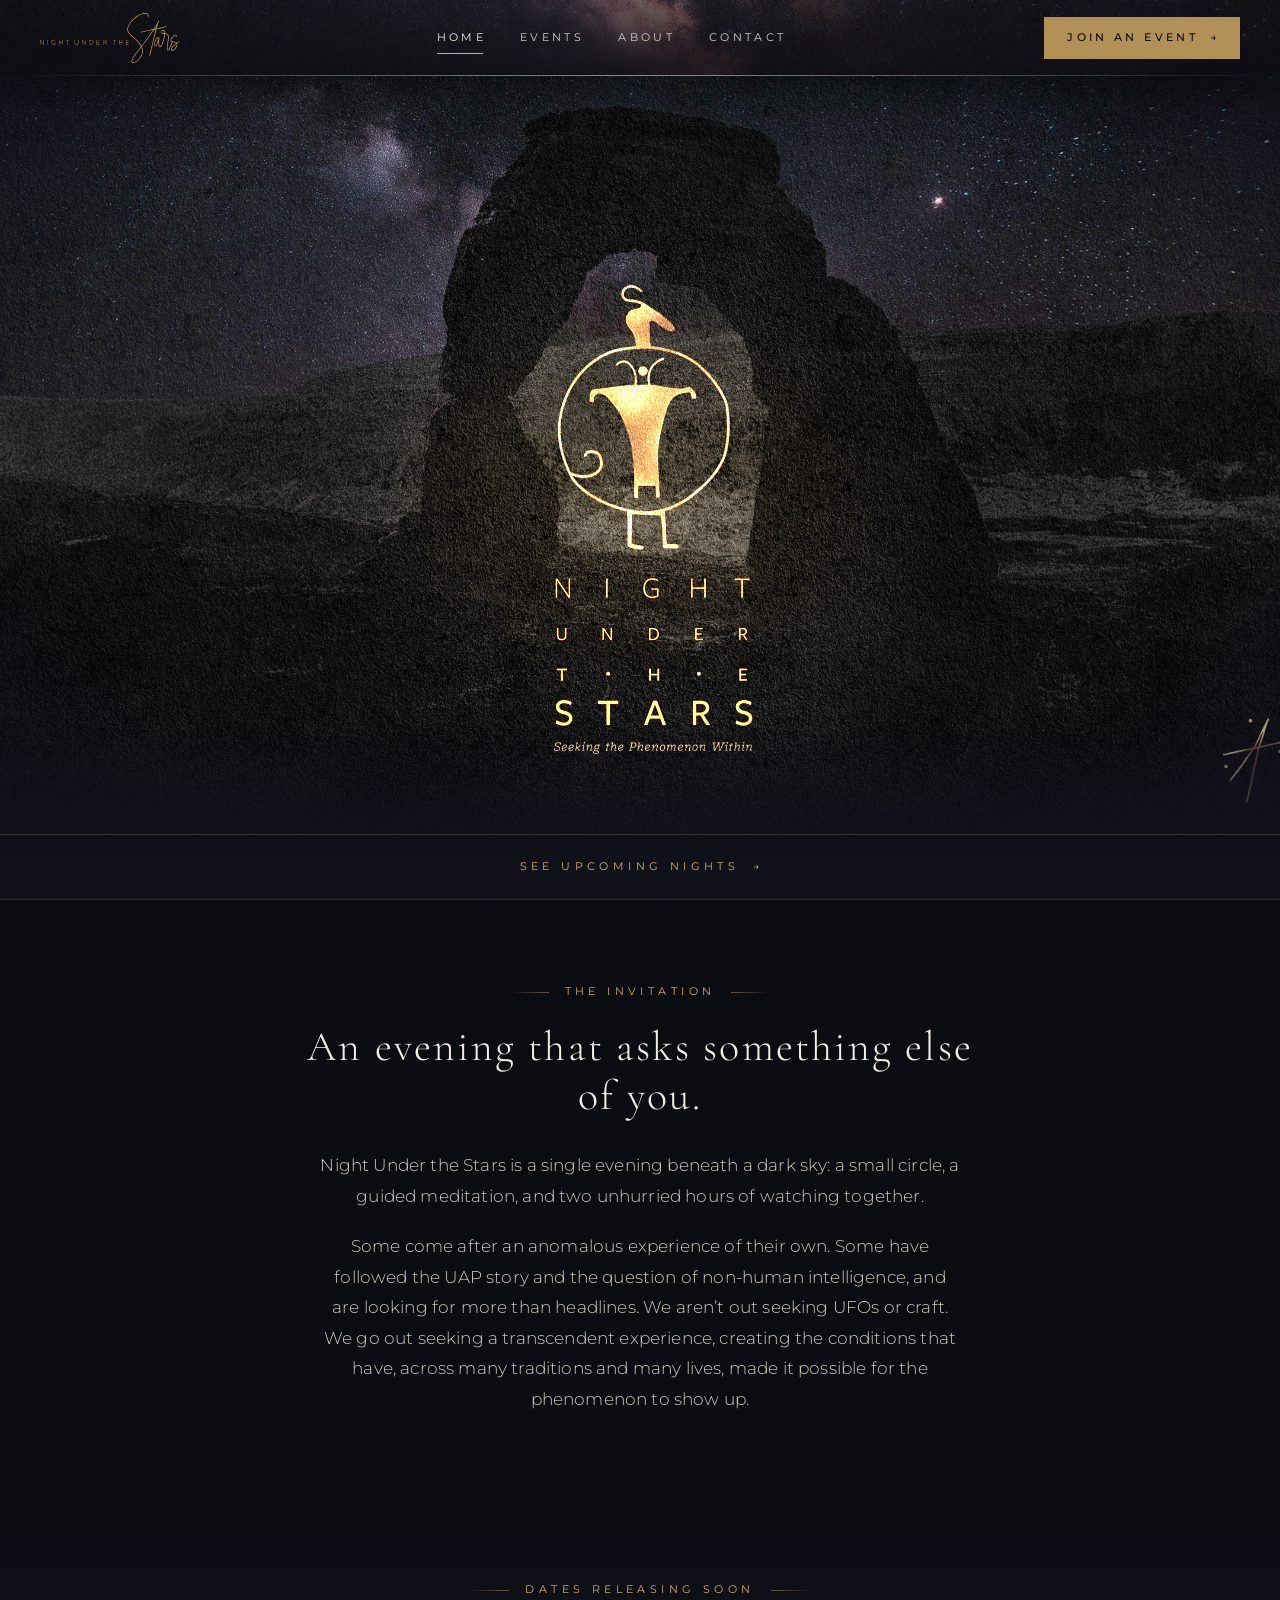
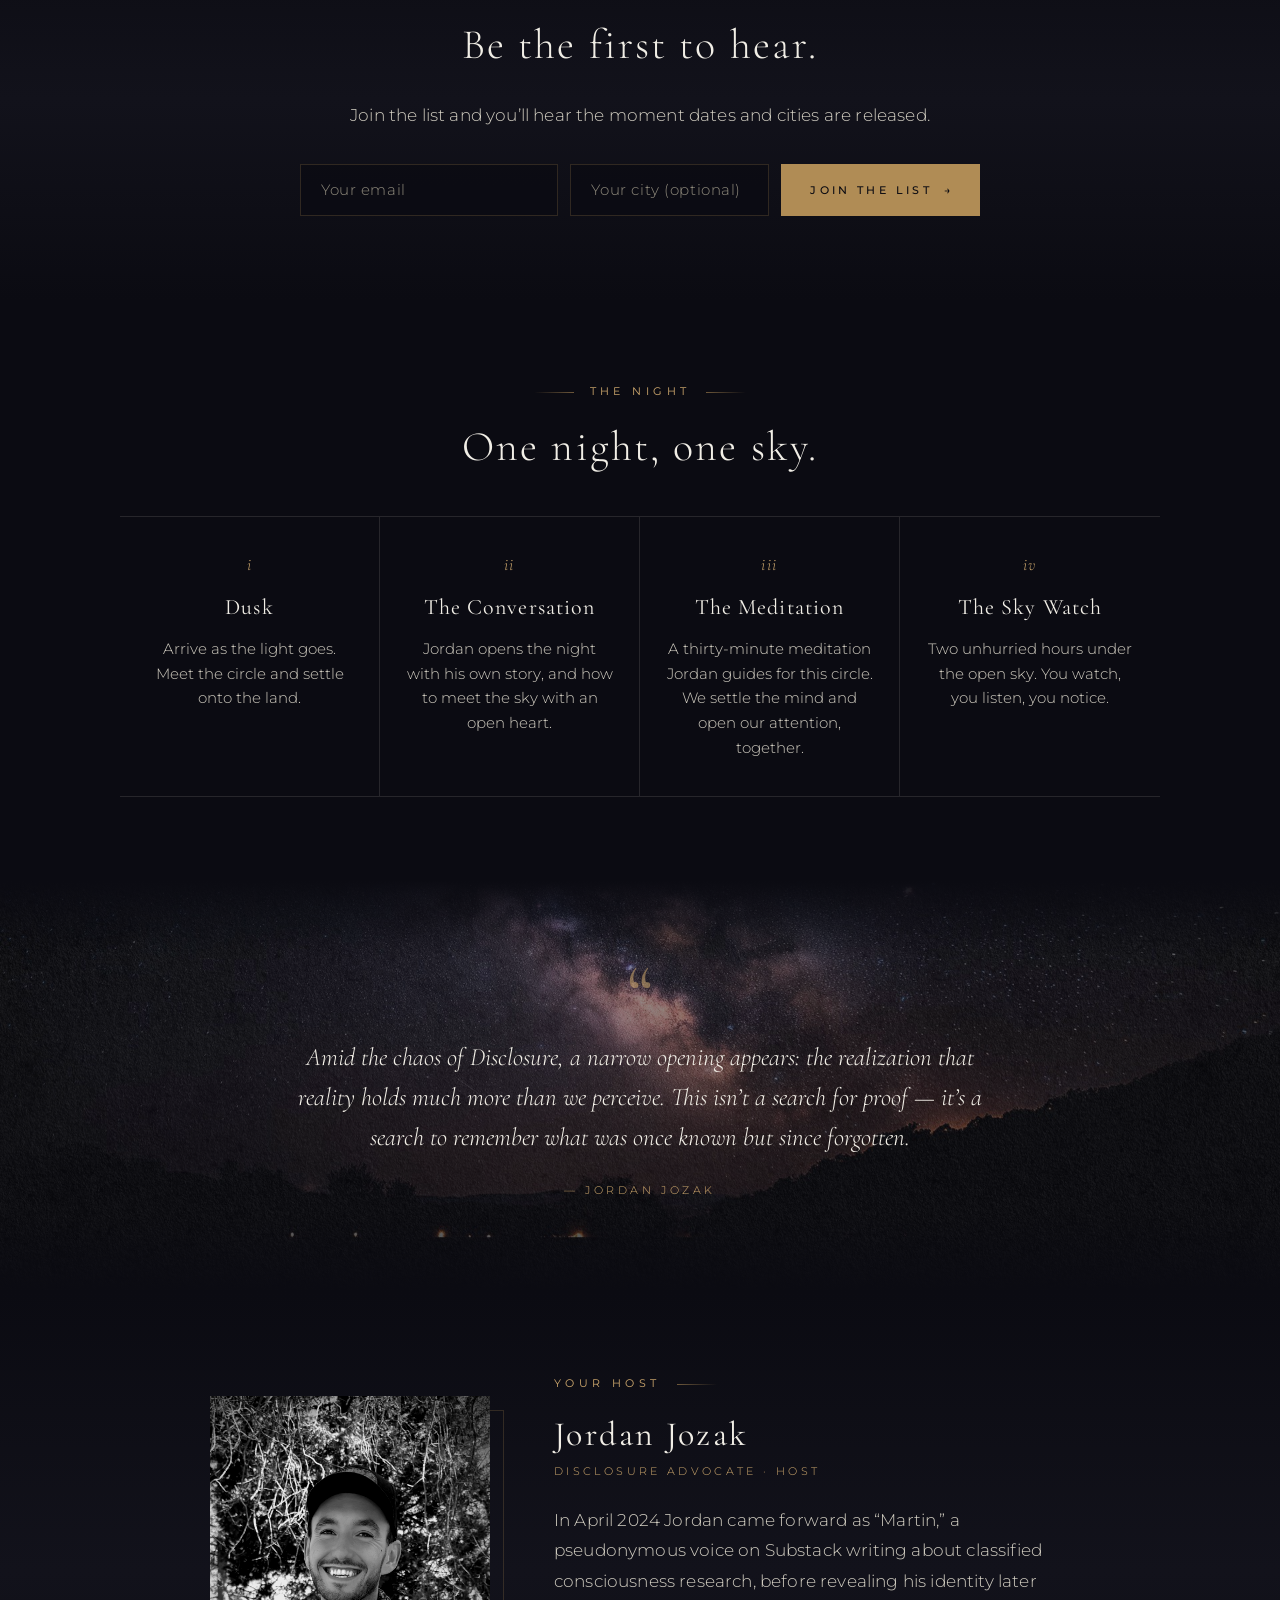
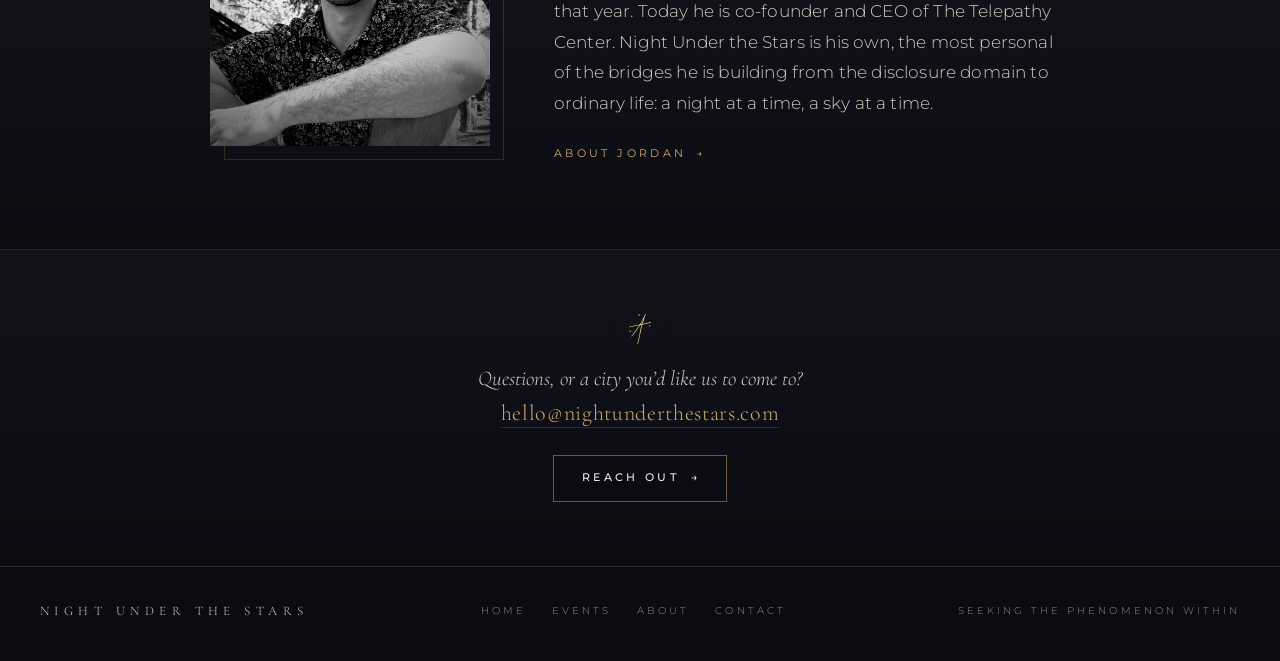
<file: index.html>
<!DOCTYPE html>
<html lang="en" class="no-js">
<head>
<meta charset="UTF-8" />
<meta name="viewport" content="width=device-width, initial-scale=1.0" />
<title>Night Under the Stars — Contact Meditation &amp; Sky Watch Nights with Jordan Jozak</title>
<meta name="description" content="Single nights under dark skies with Jordan Jozak: a guided meditation and two hours of sky watch. An experience-first way into the UFO, UAP and NHI conversation." />
<link rel="canonical" href="https://nightunderthestars.com/" />
<meta property="og:title" content="Night Under the Stars — Contact Meditation &amp; Sky Watch Nights with Jordan Jozak" />
<meta property="og:description" content="Single nights under dark skies with Jordan Jozak: a guided meditation and two hours of sky watch. An experience-first way into the UFO, UAP and NHI conversation." />
<meta property="og:image" content="https://nightunderthestars.com/assets/img/hero.jpg" />
<meta property="og:url" content="https://nightunderthestars.com/" />
<meta property="og:type" content="website" />
<meta name="twitter:card" content="summary_large_image" />
<meta name="robots" content="index,follow" />
<script>document.documentElement.className = 'js';</script>
<link rel="icon" type="image/svg+xml" href="/assets/logo/star.svg" />
<link rel="preconnect" href="https://fonts.googleapis.com" />
<link rel="preconnect" href="https://fonts.gstatic.com" crossorigin />
<link href="https://fonts.googleapis.com/css2?family=Cormorant+Garamond:ital,wght@0,300;0,400;0,500;1,300;1,400&family=Montserrat:wght@200;300;400;500&display=swap" rel="stylesheet" />
<link rel="stylesheet" href="/assets/css/site.css" />
</head>
<body>

<div class="starfield" id="starfield" aria-hidden="true"></div>

<header class="site-header">
  <a class="brand" href="/" aria-label="Night Under the Stars, home">
    <img src="/assets/logo/nuts-horiz.svg" alt="Night Under the Stars" />
  </a>
  <nav class="site-nav" aria-label="Main">
    <a href="/" aria-current="page">Home</a>
    <a href="/events/">Events</a>
    <a href="/about/">About</a>
    <a href="/contact/">Contact</a>
  </nav>
  <a class="btn btn-gold header-cta" href="/events/">Join an Event <span class="arrow" aria-hidden="true">&rarr;</span></a>
</header>

<main>

<section class="hero" id="top">
  <div class="hero-bg"></div>
  <h1 class="visually-hidden">Night Under the Stars &mdash; Seeking the Phenomenon Within</h1>
</section>

<a class="cta-band" href="/events/">See Upcoming Nights <span class="arrow" aria-hidden="true">&rarr;</span></a>

<section class="section">
  <div class="wrap narrow reveal">
    <div class="eyebrow">The Invitation</div>
    <h2>An evening that asks something else of you.</h2>
    <div class="prose center" style="text-align:center">
      <p>
        Night Under the Stars is a single evening beneath a dark sky: a small circle, a guided meditation, and two unhurried hours of watching together.
      </p>
      <p>
        Some come after an anomalous experience of their own. Some have followed the UAP story and the question of non-human intelligence, and are looking for more than headlines. We aren&rsquo;t out seeking UFOs or craft. We go out seeking a transcendent experience, creating the conditions that have, across many traditions and many lives, made it possible for the phenomenon to show up.
      </p>
    </div>
  </div>
</section>

<section class="section soft" id="hear">
  <div class="wrap narrow reveal">
    <div class="eyebrow">Dates Releasing Soon</div>
    <h2>Be the first to hear.</h2>
    <div class="prose center" style="text-align:center">
      <p>Join the list and you&rsquo;ll hear the moment dates and cities are released.</p>
    </div>
    <form class="signup" name="upcoming-nights" method="POST" action="/on-the-list.html" data-netlify="true" netlify-honeypot="bot-field">
      <p hidden><label>Don&rsquo;t fill this out: <input name="bot-field" /></label></p>
      <label class="visually-hidden" for="h-email">Your email</label>
      <input class="input" id="h-email" type="email" name="email" placeholder="Your email" autocomplete="email" required />
      <label class="visually-hidden" for="h-city">Your city (optional)</label>
      <input class="input" id="h-city" type="text" name="city" placeholder="Your city (optional)" autocomplete="address-level2" />
      <button class="btn btn-gold" type="submit">Join the List <span class="arrow" aria-hidden="true">&rarr;</span></button>
    </form>
  </div>
</section>

<section class="section">
  <div class="wrap reveal">
    <div class="eyebrow">The Night</div>
    <h2>One night, one sky.</h2>
    <div class="steps">
      <div class="step">
        <div class="step-num">i</div>
        <div class="step-title">Dusk</div>
        <div class="step-body">Arrive as the light goes. Meet the circle and settle onto the land.</div>
      </div>
      <div class="step">
        <div class="step-num">ii</div>
        <div class="step-title">The Conversation</div>
        <div class="step-body">Jordan opens the night with his own story, and how to meet the sky with an open heart.</div>
      </div>
      <div class="step">
        <div class="step-num">iii</div>
        <div class="step-title">The Meditation</div>
        <div class="step-body">A thirty-minute meditation Jordan guides for this circle. We settle the mind and open our attention, together.</div>
      </div>
      <div class="step">
        <div class="step-num">iv</div>
        <div class="step-title">The Sky Watch</div>
        <div class="step-body">Two unhurried hours under the open sky. You watch, you listen, you notice.</div>
      </div>
    </div>
  </div>
</section>

<section class="quote-band reveal">
  <div class="mark" aria-hidden="true">&ldquo;</div>
  <blockquote>
    Amid the chaos of Disclosure, a narrow opening appears: the realization that reality holds <em>much</em> more than we perceive. This isn&rsquo;t a search for proof &mdash; it&rsquo;s a search to remember what was once known but since forgotten.
    <cite>&mdash; Jordan Jozak</cite>
  </blockquote>
</section>

<section class="section tight" data-nights-section hidden>
  <div class="wrap reveal">
    <div class="eyebrow">The Calendar</div>
    <h2>Upcoming nights.</h2>
    <div class="nights-card" data-nights data-limit="3">
      <!-- Filled from /assets/js/nights.js. With no upcoming nights, this whole section stays hidden. -->
      <div class="nights-list"></div>
    </div>
    <div class="section-cta">
      <a class="text-link" href="/events/">All Nights &amp; Cities <span class="arrow" aria-hidden="true">&rarr;</span></a>
    </div>
  </div>
</section>

<section class="section soft">
  <div class="wrap reveal">
    <div class="host teaser">
      <div class="host-photo">
        <img src="/assets/img/jordan.jpg" alt="Jordan Jozak" width="1039" height="1300" loading="lazy" />
      </div>
      <div>
        <div class="eyebrow left">Your Host</div>
        <div class="host-name">Jordan Jozak</div>
        <div class="host-role">Disclosure Advocate &middot; Host</div>
        <div class="prose">
          <p>
            In April 2024 Jordan came forward as &ldquo;Martin,&rdquo; a pseudonymous voice on Substack writing about classified consciousness research, before revealing his identity later that year. Today he is co-founder and CEO of The Telepathy Center. Night Under the Stars is his own, the most personal of the bridges he is building from the disclosure domain to ordinary life: a night at a time, a sky at a time.
          </p>
        </div>
        <a class="text-link" href="/about/">About Jordan <span class="arrow" aria-hidden="true">&rarr;</span></a>
      </div>
    </div>
  </div>
</section>
</main>

<section class="reach">
  <img src="/assets/logo/star.svg" alt="" />
  <p>Questions, or a city you&rsquo;d like us to come to?<br/>
    <a class="mail" href="mailto:hello@nightunderthestars.com">hello@nightunderthestars.com</a></p>
  <a class="btn btn-ghost" href="/contact/">Reach Out <span class="arrow" aria-hidden="true">&rarr;</span></a>
</section>

<footer class="site-footer">
  <div class="footer-mark">Night Under the Stars</div>
  <nav class="footer-nav" aria-label="Footer">
    <a href="/">Home</a>
    <a href="/events/">Events</a>
    <a href="/about/">About</a>
    <a href="/contact/">Contact</a>
  </nav>
  <div class="footer-meta">Seeking the Phenomenon Within</div>
</footer>

<script src="/assets/js/nights.js"></script>
<script src="/assets/js/site.js"></script>
</body>
</html>
</file>
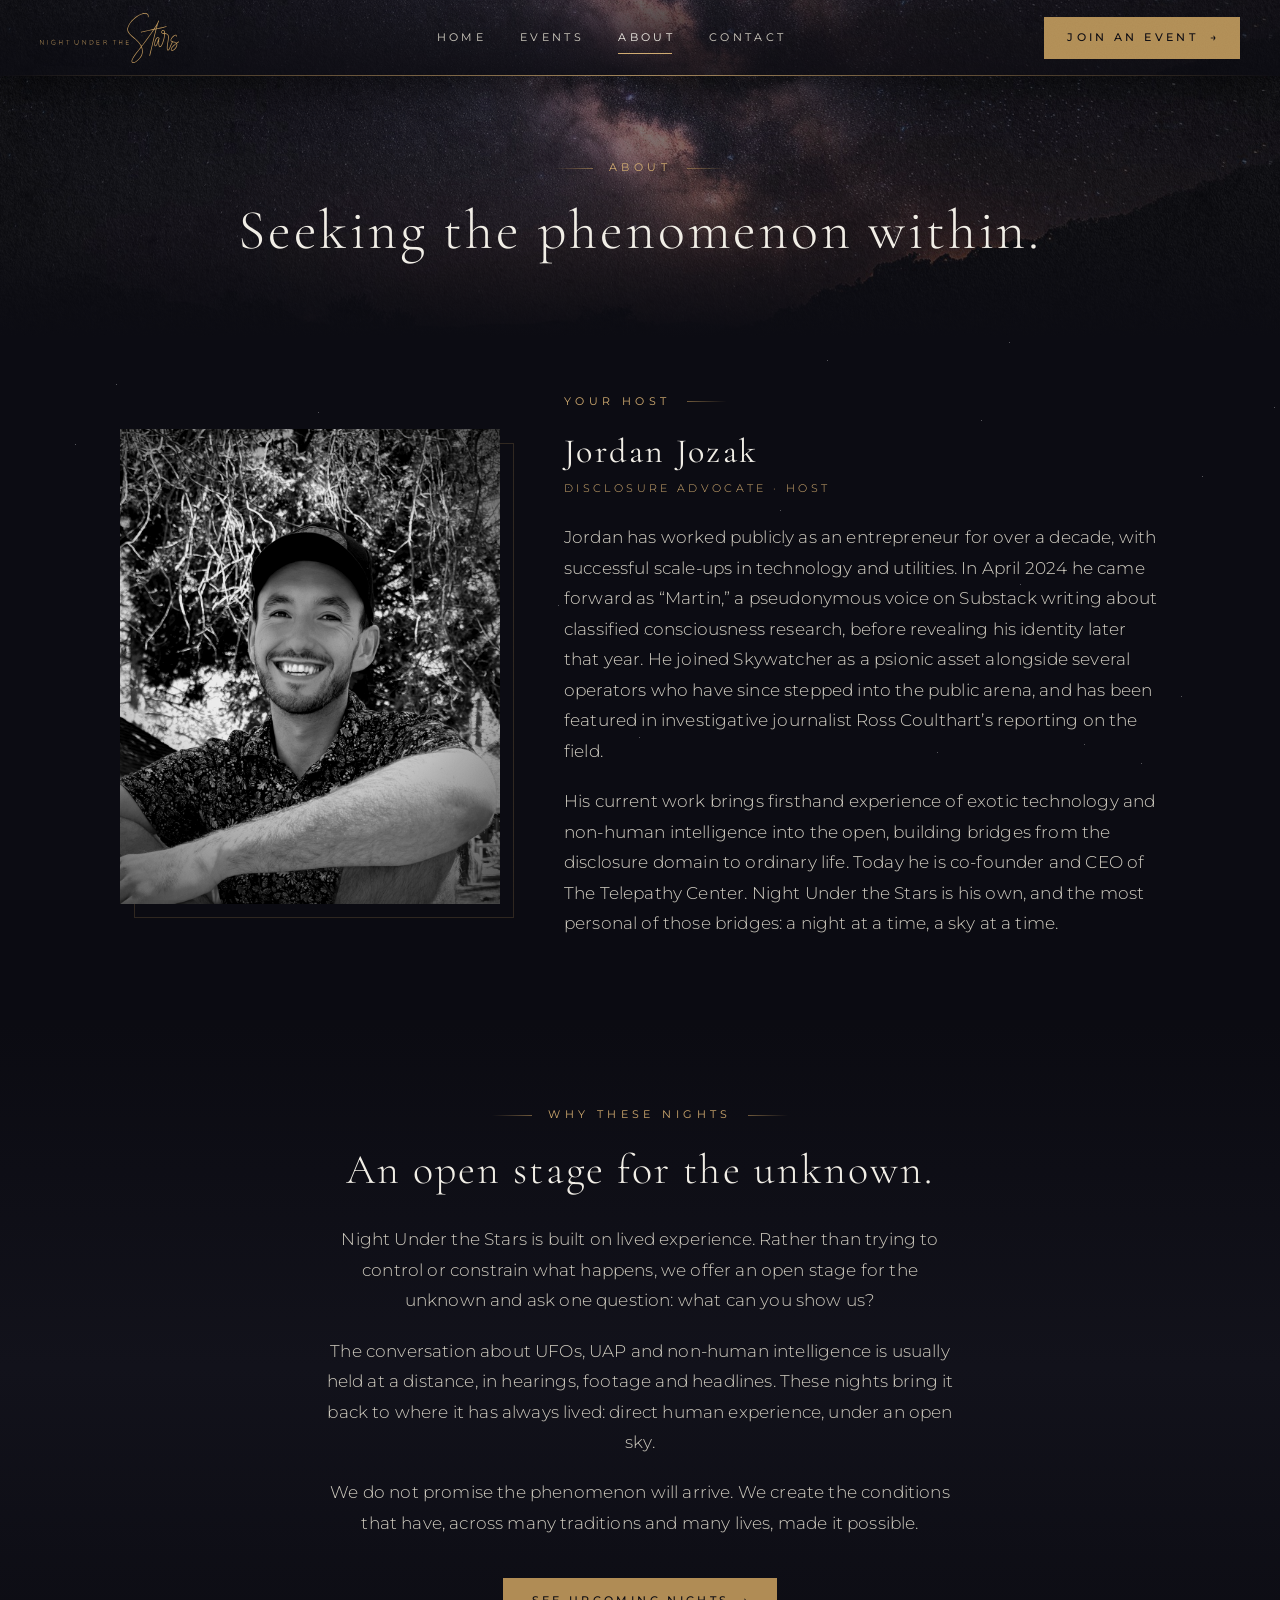
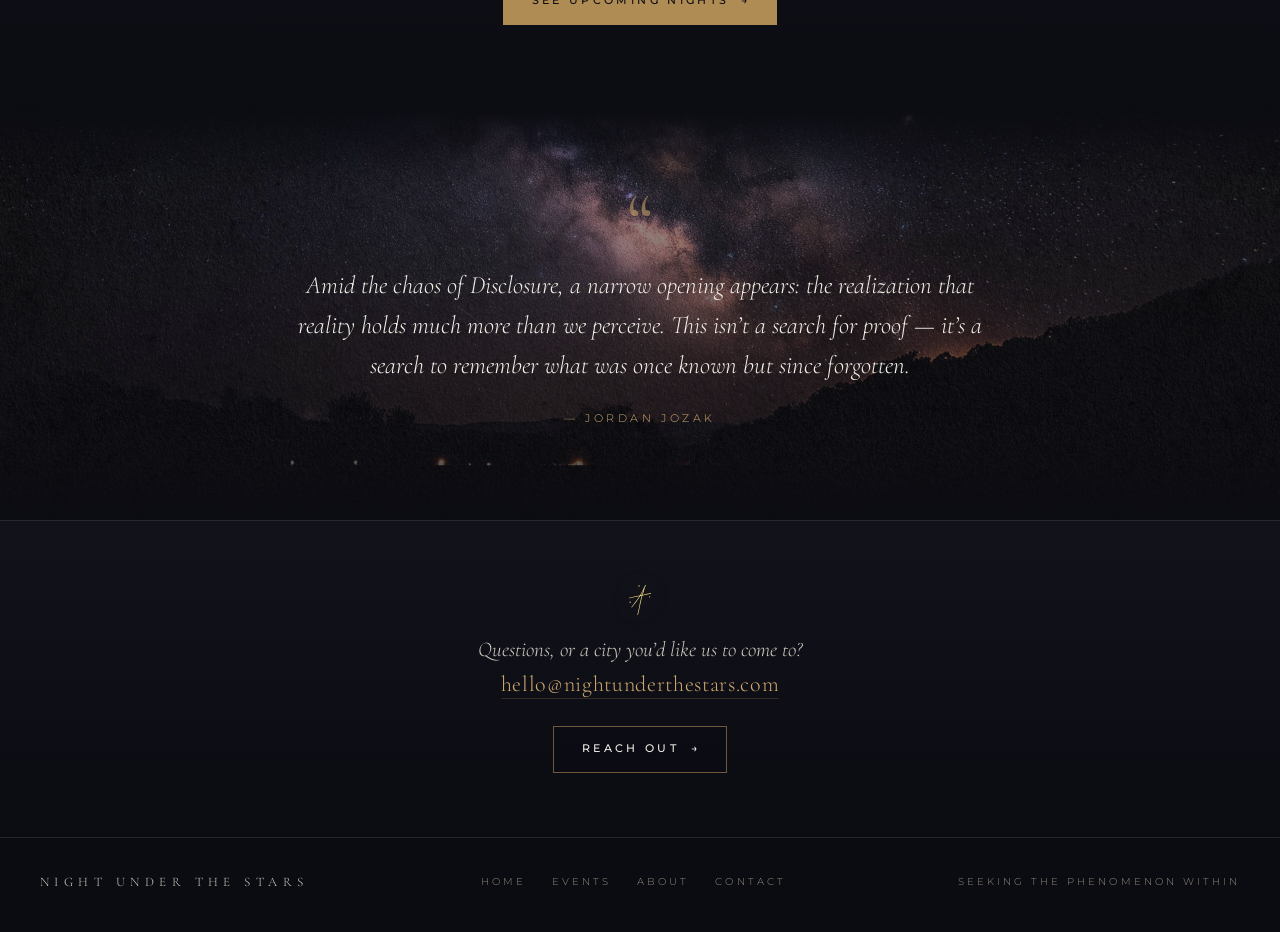
<file: about/index.html>
<!DOCTYPE html>
<html lang="en" class="no-js">
<head>
<meta charset="UTF-8" />
<meta name="viewport" content="width=device-width, initial-scale=1.0" />
<title>About Jordan Jozak — Night Under the Stars</title>
<meta name="description" content="Jordan Jozak hosts Night Under the Stars: single evenings of meditation and sky watch that bring the UFO, UAP and NHI conversation back to direct human experience." />
<link rel="canonical" href="https://nightunderthestars.com/about/" />
<meta property="og:title" content="About Jordan Jozak — Night Under the Stars" />
<meta property="og:description" content="Jordan Jozak hosts Night Under the Stars: single evenings of meditation and sky watch that bring the UFO, UAP and NHI conversation back to direct human experience." />
<meta property="og:image" content="https://nightunderthestars.com/assets/img/hero.jpg" />
<meta property="og:url" content="https://nightunderthestars.com/about/" />
<meta property="og:type" content="website" />
<meta name="twitter:card" content="summary_large_image" />
<meta name="robots" content="index,follow" />
<script>document.documentElement.className = 'js';</script>
<link rel="icon" type="image/svg+xml" href="/assets/logo/star.svg" />
<link rel="preconnect" href="https://fonts.googleapis.com" />
<link rel="preconnect" href="https://fonts.gstatic.com" crossorigin />
<link href="https://fonts.googleapis.com/css2?family=Cormorant+Garamond:ital,wght@0,300;0,400;0,500;1,300;1,400&family=Montserrat:wght@200;300;400;500&display=swap" rel="stylesheet" />
<link rel="stylesheet" href="/assets/css/site.css" />
</head>
<body>

<div class="starfield" id="starfield" aria-hidden="true"></div>

<header class="site-header">
  <a class="brand" href="/" aria-label="Night Under the Stars, home">
    <img src="/assets/logo/nuts-horiz.svg" alt="Night Under the Stars" />
  </a>
  <nav class="site-nav" aria-label="Main">
    <a href="/">Home</a>
    <a href="/events/">Events</a>
    <a href="/about/" aria-current="page">About</a>
    <a href="/contact/">Contact</a>
  </nav>
  <a class="btn btn-gold header-cta" href="/events/">Join an Event <span class="arrow" aria-hidden="true">&rarr;</span></a>
</header>

<main>

<section class="page-head sky">
  <div class="eyebrow">About</div>
  <h1>Seeking the phenomenon within.</h1>
</section>

<section class="section tight">
  <div class="wrap reveal">
    <div class="host">
      <div class="host-photo">
        <img src="/assets/img/jordan.jpg" alt="Jordan Jozak" width="1039" height="1300" />
      </div>
      <div>
        <div class="eyebrow left">Your Host</div>
        <div class="host-name">Jordan Jozak</div>
        <div class="host-role">Disclosure Advocate &middot; Host</div>
        <div class="prose">
          <p>Jordan has worked publicly as an entrepreneur for over a decade, with successful scale-ups in technology and utilities. In April 2024 he came forward as &ldquo;Martin,&rdquo; a pseudonymous voice on Substack writing about classified consciousness research, before revealing his identity later that year. He joined Skywatcher as a psionic asset alongside several operators who have since stepped into the public arena, and has been featured in investigative journalist Ross Coulthart&rsquo;s reporting on the field.</p>
          <p>His current work brings firsthand experience of exotic technology and non-human intelligence into the open, building bridges from the disclosure domain to ordinary life. Today he is co-founder and CEO of The Telepathy Center. Night Under the Stars is his own, and the most personal of those bridges: a night at a time, a sky at a time.</p>
        </div>
      </div>
    </div>
  </div>
</section>

<section class="section soft">
  <div class="wrap narrow reveal">
    <div class="eyebrow">Why These Nights</div>
    <h2>An open stage for the unknown.</h2>
    <div class="prose center" style="text-align:center">
      <p>
        Night Under the Stars is built on lived experience. Rather than trying to control or constrain what happens, we offer an open stage for the unknown and ask one question: what can you show us?
      </p>
      <p>
        The conversation about UFOs, UAP and non-human intelligence is usually held at a distance, in hearings, footage and headlines. These nights bring it back to where it has always lived: direct human experience, under an open sky.
      </p>
      <p>
        We do not promise the phenomenon will arrive. We create the conditions that have, across many traditions and many lives, made it possible.
      </p>
    </div>
    <div class="section-cta">
      <a class="btn btn-gold" href="/events/">See Upcoming Nights <span class="arrow" aria-hidden="true">&rarr;</span></a>
    </div>
  </div>
</section>

<section class="quote-band reveal">
  <div class="mark" aria-hidden="true">&ldquo;</div>
  <blockquote>
    Amid the chaos of Disclosure, a narrow opening appears: the realization that reality holds <em>much</em> more than we perceive. This isn&rsquo;t a search for proof &mdash; it&rsquo;s a search to remember what was once known but since forgotten.
    <cite>&mdash; Jordan Jozak</cite>
  </blockquote>
</section>

</main>

<section class="reach">
  <img src="/assets/logo/star.svg" alt="" />
  <p>Questions, or a city you&rsquo;d like us to come to?<br/>
    <a class="mail" href="mailto:hello@nightunderthestars.com">hello@nightunderthestars.com</a></p>
  <a class="btn btn-ghost" href="/contact/">Reach Out <span class="arrow" aria-hidden="true">&rarr;</span></a>
</section>

<footer class="site-footer">
  <div class="footer-mark">Night Under the Stars</div>
  <nav class="footer-nav" aria-label="Footer">
    <a href="/">Home</a>
    <a href="/events/">Events</a>
    <a href="/about/">About</a>
    <a href="/contact/">Contact</a>
  </nav>
  <div class="footer-meta">Seeking the Phenomenon Within</div>
</footer>

<script src="/assets/js/nights.js"></script>
<script src="/assets/js/site.js"></script>
</body>
</html>
</file>
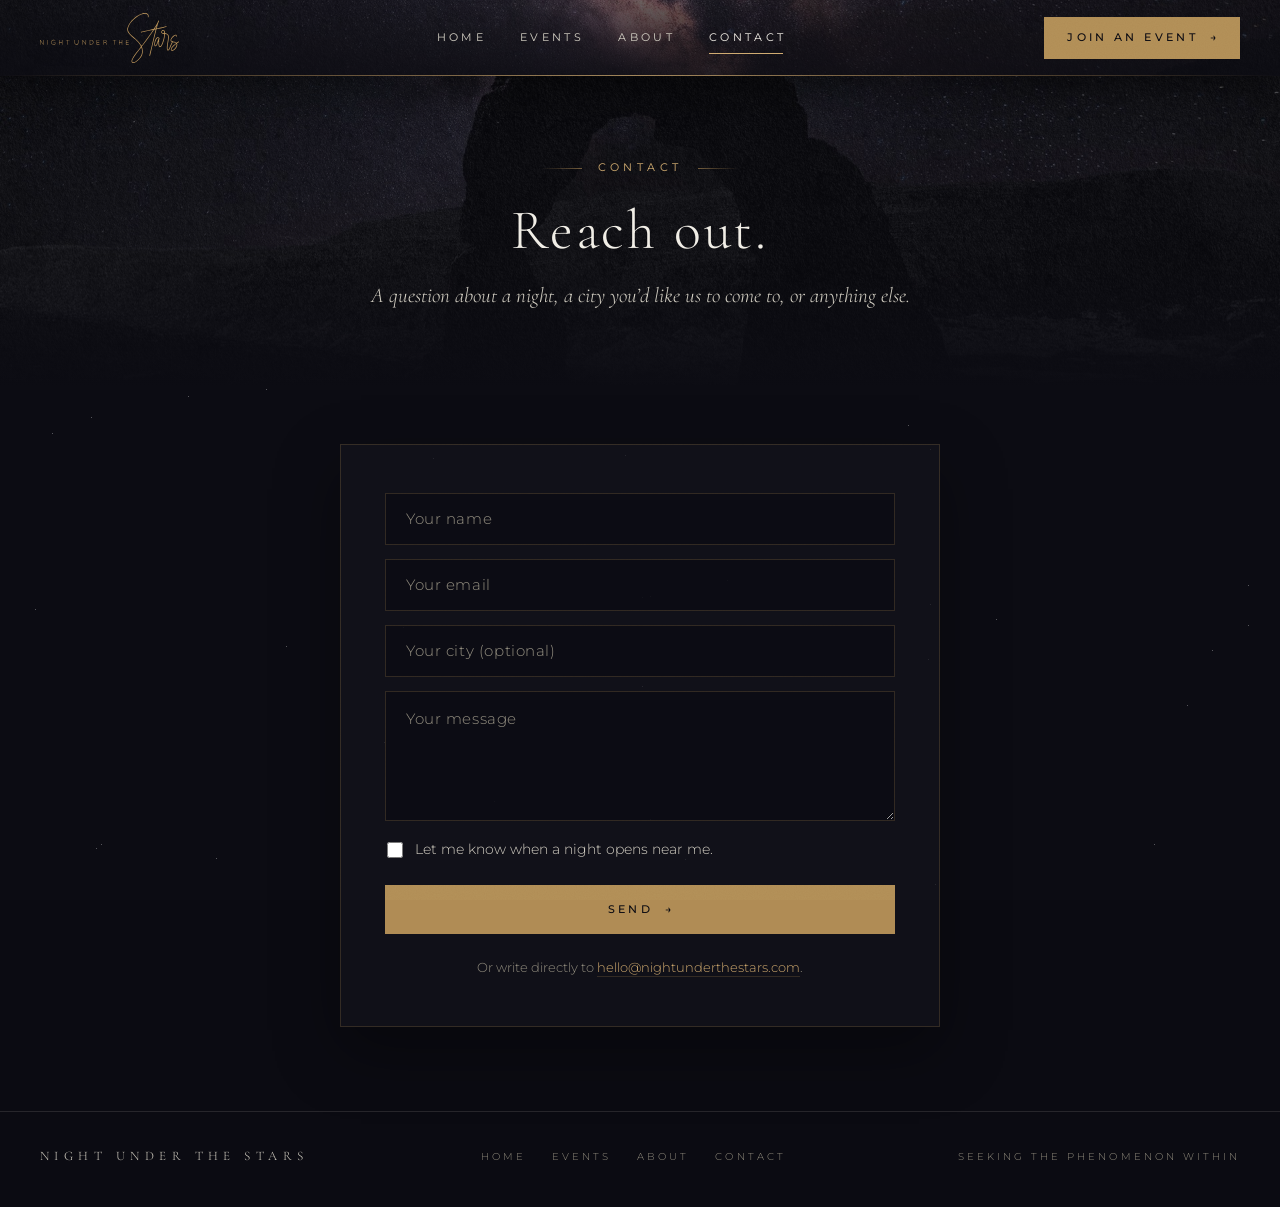
<file: contact/index.html>
<!DOCTYPE html>
<html lang="en" class="no-js">
<head>
<meta charset="UTF-8" />
<meta name="viewport" content="width=device-width, initial-scale=1.0" />
<title>Contact — Night Under the Stars</title>
<meta name="description" content="Reach out to Night Under the Stars with a question, or tell us the city you'd like a night to come to." />
<link rel="canonical" href="https://nightunderthestars.com/contact/" />
<meta property="og:title" content="Contact — Night Under the Stars" />
<meta property="og:description" content="Reach out to Night Under the Stars with a question, or tell us the city you'd like a night to come to." />
<meta property="og:image" content="https://nightunderthestars.com/assets/img/hero.jpg" />
<meta property="og:url" content="https://nightunderthestars.com/contact/" />
<meta property="og:type" content="website" />
<meta name="twitter:card" content="summary_large_image" />
<meta name="robots" content="index,follow" />
<script>document.documentElement.className = 'js';</script>
<link rel="icon" type="image/svg+xml" href="/assets/logo/star.svg" />
<link rel="preconnect" href="https://fonts.googleapis.com" />
<link rel="preconnect" href="https://fonts.gstatic.com" crossorigin />
<link href="https://fonts.googleapis.com/css2?family=Cormorant+Garamond:ital,wght@0,300;0,400;0,500;1,300;1,400&family=Montserrat:wght@200;300;400;500&display=swap" rel="stylesheet" />
<link rel="stylesheet" href="/assets/css/site.css" />
</head>
<body>

<div class="starfield" id="starfield" aria-hidden="true"></div>

<header class="site-header">
  <a class="brand" href="/" aria-label="Night Under the Stars, home">
    <img src="/assets/logo/nuts-horiz.svg" alt="Night Under the Stars" />
  </a>
  <nav class="site-nav" aria-label="Main">
    <a href="/">Home</a>
    <a href="/events/">Events</a>
    <a href="/about/">About</a>
    <a href="/contact/" aria-current="page">Contact</a>
  </nav>
  <a class="btn btn-gold header-cta" href="/events/">Join an Event <span class="arrow" aria-hidden="true">&rarr;</span></a>
</header>

<main>

<section class="page-head">
  <div class="eyebrow">Contact</div>
  <h1>Reach out.</h1>
  <p class="sub">A question about a night, a city you&rsquo;d like us to come to, or anything else.</p>
</section>

<section class="section tight">
  <div class="wrap reveal">
    <div class="contact-card">
      <form class="form" name="contact" method="POST" action="/thanks.html" data-netlify="true" netlify-honeypot="bot-field">
        <p hidden><label>Don&rsquo;t fill this out: <input name="bot-field" /></label></p>
        <label class="visually-hidden" for="c-name">Your name</label>
        <input class="input" id="c-name" type="text" name="name" placeholder="Your name" autocomplete="name" />
        <label class="visually-hidden" for="c-email">Your email</label>
        <input class="input" id="c-email" type="email" name="email" placeholder="Your email" autocomplete="email" required />
        <label class="visually-hidden" for="c-city">Your city (optional)</label>
        <input class="input" id="c-city" type="text" name="city" placeholder="Your city (optional)" autocomplete="address-level2" />
        <label class="visually-hidden" for="c-message">Your message</label>
        <textarea class="input" id="c-message" name="message" placeholder="Your message"></textarea>
        <label class="check"><input type="checkbox" name="notify" value="yes" /> <span>Let me know when a night opens near me.</span></label>
        <button class="btn btn-gold" type="submit">Send <span class="arrow" aria-hidden="true">&rarr;</span></button>
      </form>
      <p class="form-note">
        Or write directly to <a href="mailto:hello@nightunderthestars.com">hello@nightunderthestars.com</a>.
      </p>
    </div>
  </div>
</section>
</main>

<footer class="site-footer">
  <div class="footer-mark">Night Under the Stars</div>
  <nav class="footer-nav" aria-label="Footer">
    <a href="/">Home</a>
    <a href="/events/">Events</a>
    <a href="/about/">About</a>
    <a href="/contact/">Contact</a>
  </nav>
  <div class="footer-meta">Seeking the Phenomenon Within</div>
</footer>

<script src="/assets/js/nights.js"></script>
<script src="/assets/js/site.js"></script>
</body>
</html>
</file>
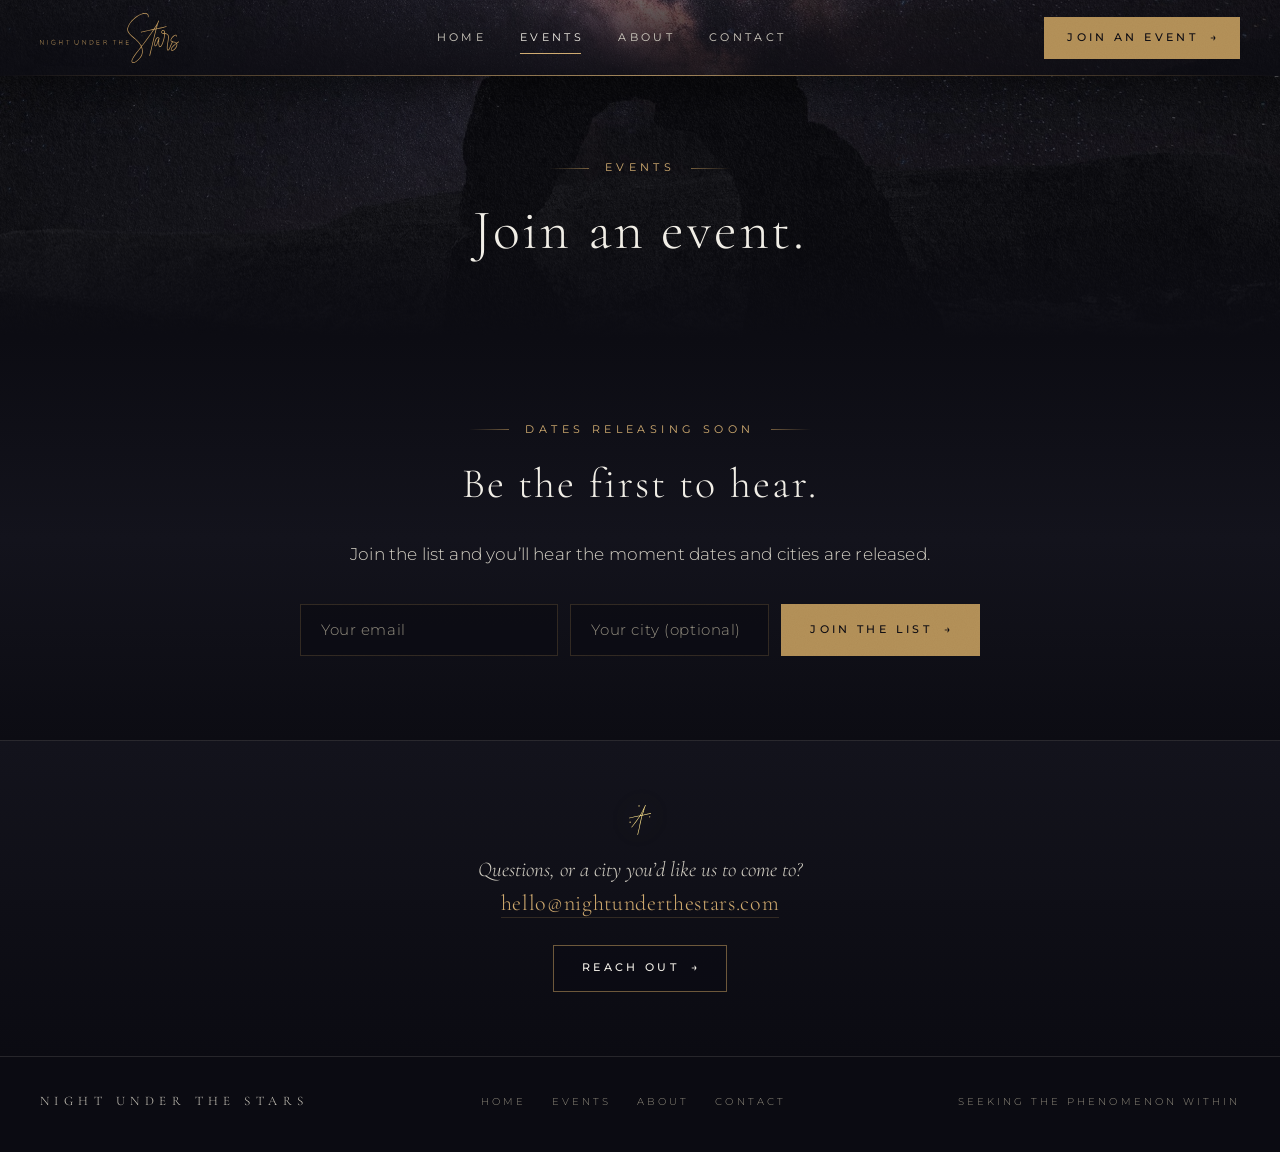
<file: events/index.html>
<!DOCTYPE html>
<html lang="en" class="no-js">
<head>
<meta charset="UTF-8" />
<meta name="viewport" content="width=device-width, initial-scale=1.0" />
<title>Upcoming Nights — Night Under the Stars | Meditation &amp; UAP Sky Watch Events</title>
<meta name="description" content="Join a night under dark skies with Jordan Jozak: a conversation, a guided meditation and two hours of sky watch. Dates are releasing soon; join the list to hear first." />
<link rel="canonical" href="https://nightunderthestars.com/events/" />
<meta property="og:title" content="Upcoming Nights — Night Under the Stars | Meditation &amp; UAP Sky Watch Events" />
<meta property="og:description" content="Join a night under dark skies with Jordan Jozak: a conversation, a guided meditation and two hours of sky watch. Dates are releasing soon; join the list to hear first." />
<meta property="og:image" content="https://nightunderthestars.com/assets/img/hero.jpg" />
<meta property="og:url" content="https://nightunderthestars.com/events/" />
<meta property="og:type" content="website" />
<meta name="twitter:card" content="summary_large_image" />
<meta name="robots" content="index,follow" />
<script>document.documentElement.className = 'js';</script>
<link rel="icon" type="image/svg+xml" href="/assets/logo/star.svg" />
<link rel="preconnect" href="https://fonts.googleapis.com" />
<link rel="preconnect" href="https://fonts.gstatic.com" crossorigin />
<link href="https://fonts.googleapis.com/css2?family=Cormorant+Garamond:ital,wght@0,300;0,400;0,500;1,300;1,400&family=Montserrat:wght@200;300;400;500&display=swap" rel="stylesheet" />
<link rel="stylesheet" href="/assets/css/site.css" />
</head>
<body>

<div class="starfield" id="starfield" aria-hidden="true"></div>

<header class="site-header">
  <a class="brand" href="/" aria-label="Night Under the Stars, home">
    <img src="/assets/logo/nuts-horiz.svg" alt="Night Under the Stars" />
  </a>
  <nav class="site-nav" aria-label="Main">
    <a href="/">Home</a>
    <a href="/events/" aria-current="page">Events</a>
    <a href="/about/">About</a>
    <a href="/contact/">Contact</a>
  </nav>
  <a class="btn btn-gold header-cta" href="/events/">Join an Event <span class="arrow" aria-hidden="true">&rarr;</span></a>
</header>

<main>

<section class="page-head">
  <div class="eyebrow">Events</div>
  <h1>Join an event.</h1>
</section>

<section class="section soft" id="hear">
  <div class="wrap narrow reveal">
    <div class="eyebrow">Dates Releasing Soon</div>
    <h2>Be the first to hear.</h2>
    <div class="prose center" style="text-align:center">
      <p>Join the list and you&rsquo;ll hear the moment dates and cities are released.</p>
    </div>
    <form class="signup" name="upcoming-nights" method="POST" action="/on-the-list.html" data-netlify="true" netlify-honeypot="bot-field">
      <p hidden><label>Don&rsquo;t fill this out: <input name="bot-field" /></label></p>
      <label class="visually-hidden" for="e-email">Your email</label>
      <input class="input" id="e-email" type="email" name="email" placeholder="Your email" autocomplete="email" required />
      <label class="visually-hidden" for="e-city">Your city (optional)</label>
      <input class="input" id="e-city" type="text" name="city" placeholder="Your city (optional)" autocomplete="address-level2" />
      <button class="btn btn-gold" type="submit">Join the List <span class="arrow" aria-hidden="true">&rarr;</span></button>
    </form>
  </div>
</section>

<section class="section tight" data-nights-section hidden>
  <div class="wrap reveal">
    <div class="eyebrow">The Calendar</div>
    <h2>Upcoming nights.</h2>
    <div class="nights-card" data-nights>
      <!-- Filled from /assets/js/nights.js. With no upcoming nights, this whole section stays hidden. -->
      <div class="nights-list"></div>
    </div>
  </div>
</section>
</main>

<section class="reach">
  <img src="/assets/logo/star.svg" alt="" />
  <p>Questions, or a city you&rsquo;d like us to come to?<br/>
    <a class="mail" href="mailto:hello@nightunderthestars.com">hello@nightunderthestars.com</a></p>
  <a class="btn btn-ghost" href="/contact/">Reach Out <span class="arrow" aria-hidden="true">&rarr;</span></a>
</section>

<footer class="site-footer">
  <div class="footer-mark">Night Under the Stars</div>
  <nav class="footer-nav" aria-label="Footer">
    <a href="/">Home</a>
    <a href="/events/">Events</a>
    <a href="/about/">About</a>
    <a href="/contact/">Contact</a>
  </nav>
  <div class="footer-meta">Seeking the Phenomenon Within</div>
</footer>

<script src="/assets/js/nights.js"></script>
<script src="/assets/js/site.js"></script>
</body>
</html>
</file>
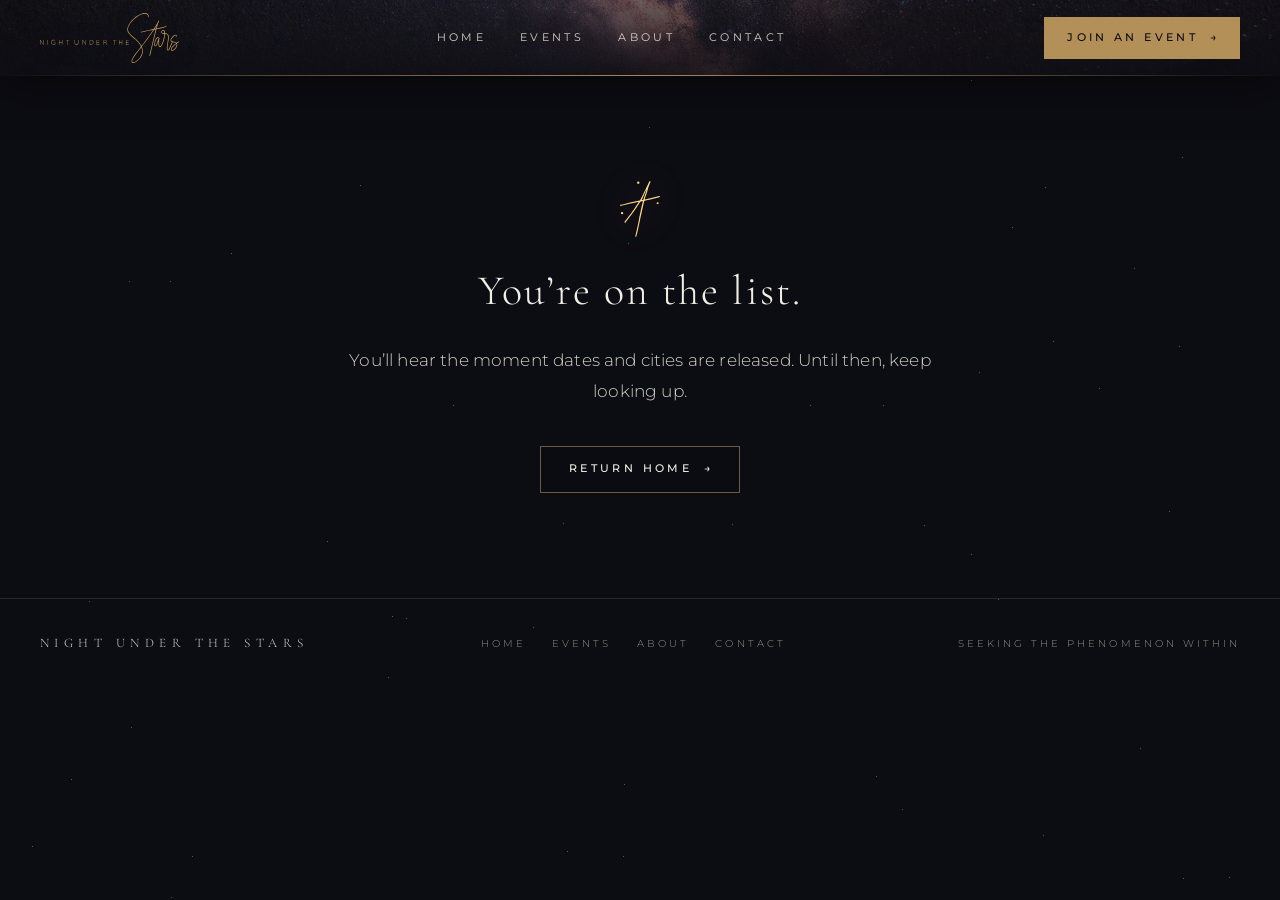
<file: on-the-list.html>
<!DOCTYPE html>
<html lang="en" class="no-js">
<head>
<meta charset="UTF-8" />
<meta name="viewport" content="width=device-width, initial-scale=1.0" />
<title>On the list — Night Under the Stars</title>
<meta name="description" content="Your message is on its way." />
<link rel="canonical" href="https://nightunderthestars.com/on-the-list.html" />
<meta property="og:title" content="Thank you — Night Under the Stars" />
<meta property="og:description" content="Your message is on its way." />
<meta property="og:image" content="https://nightunderthestars.com/assets/img/hero.jpg" />
<meta property="og:url" content="https://nightunderthestars.com/on-the-list.html" />
<meta property="og:type" content="website" />
<meta name="twitter:card" content="summary_large_image" />
<meta name="robots" content="noindex" />
<script>document.documentElement.className = 'js';</script>
<link rel="icon" type="image/svg+xml" href="/assets/logo/star.svg" />
<link rel="preconnect" href="https://fonts.googleapis.com" />
<link rel="preconnect" href="https://fonts.gstatic.com" crossorigin />
<link href="https://fonts.googleapis.com/css2?family=Cormorant+Garamond:ital,wght@0,300;0,400;0,500;1,300;1,400&family=Montserrat:wght@200;300;400;500&display=swap" rel="stylesheet" />
<link rel="stylesheet" href="/assets/css/site.css" />
</head>
<body>

<div class="starfield" id="starfield" aria-hidden="true"></div>

<header class="site-header">
  <a class="brand" href="/" aria-label="Night Under the Stars, home">
    <img src="/assets/logo/nuts-horiz.svg" alt="Night Under the Stars" />
  </a>
  <nav class="site-nav" aria-label="Main">
    <a href="/">Home</a>
    <a href="/events/">Events</a>
    <a href="/about/">About</a>
    <a href="/contact/">Contact</a>
  </nav>
  <a class="btn btn-gold header-cta" href="/events/">Join an Event <span class="arrow" aria-hidden="true">&rarr;</span></a>
</header>

<main>

<section class="section" style="min-height:58vh; display:flex; align-items:center">
  <div class="wrap narrow center">
    <img src="/assets/logo/star.svg" alt="" style="height:56px; margin:0 auto 30px; filter:brightness(1.7) drop-shadow(0 0 18px rgba(176,140,85,.4))" />
    <h2>You&rsquo;re on the list.</h2>
    <div class="prose center" style="text-align:center">
      <p>You&rsquo;ll hear the moment dates and cities are released. Until then, keep looking up.</p>
    </div>
    <div class="section-cta">
      <a class="btn btn-ghost" href="/">Return Home <span class="arrow" aria-hidden="true">&rarr;</span></a>
    </div>
  </div>
</section>
</main>

<footer class="site-footer">
  <div class="footer-mark">Night Under the Stars</div>
  <nav class="footer-nav" aria-label="Footer">
    <a href="/">Home</a>
    <a href="/events/">Events</a>
    <a href="/about/">About</a>
    <a href="/contact/">Contact</a>
  </nav>
  <div class="footer-meta">Seeking the Phenomenon Within</div>
</footer>

<script src="/assets/js/nights.js"></script>
<script src="/assets/js/site.js"></script>
</body>
</html>
</file>
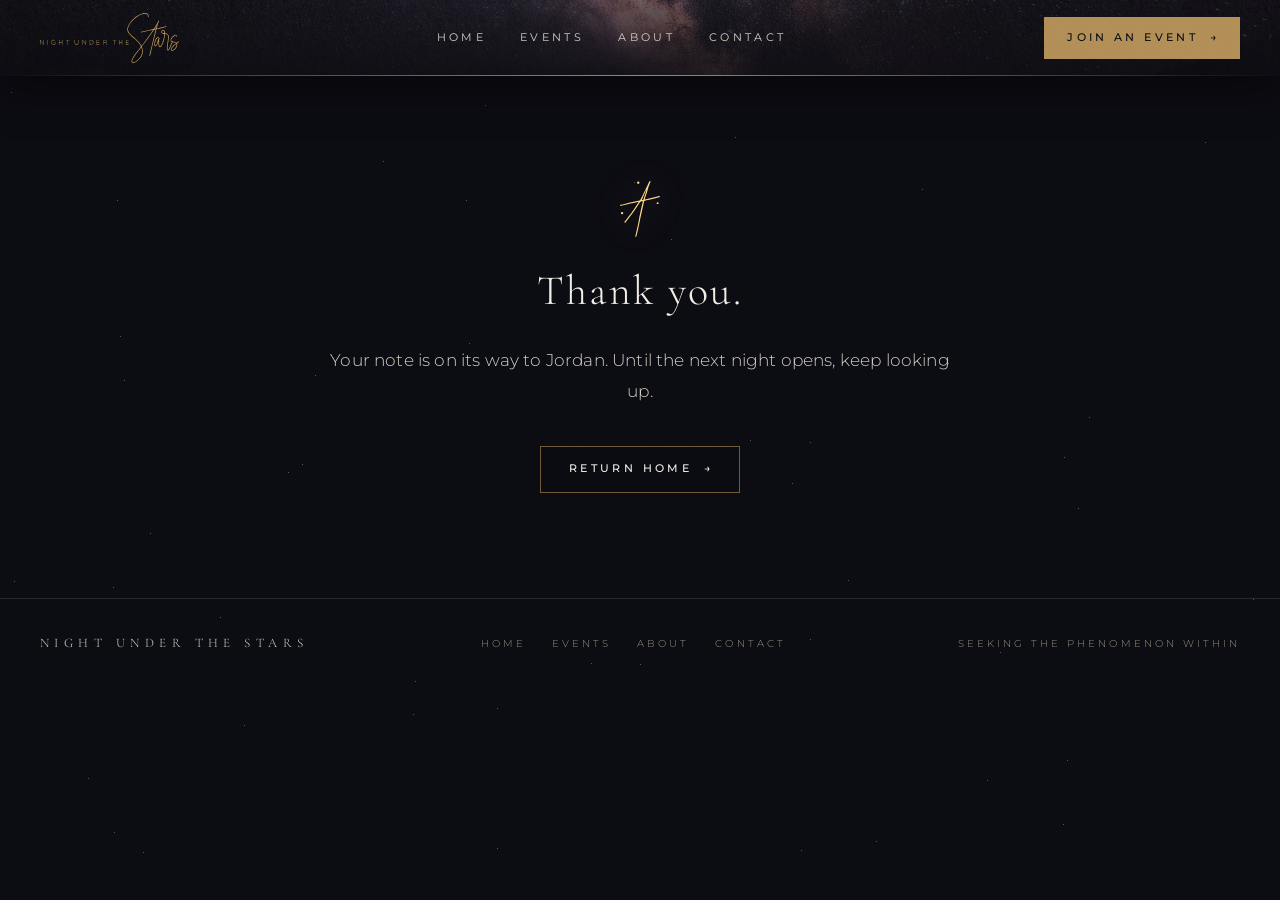
<file: thanks.html>
<!DOCTYPE html>
<html lang="en" class="no-js">
<head>
<meta charset="UTF-8" />
<meta name="viewport" content="width=device-width, initial-scale=1.0" />
<title>Thank you — Night Under the Stars</title>
<meta name="description" content="Your message is on its way." />
<link rel="canonical" href="https://nightunderthestars.com/thanks.html" />
<meta property="og:title" content="Thank you — Night Under the Stars" />
<meta property="og:description" content="Your message is on its way." />
<meta property="og:image" content="https://nightunderthestars.com/assets/img/hero.jpg" />
<meta property="og:url" content="https://nightunderthestars.com/thanks.html" />
<meta property="og:type" content="website" />
<meta name="twitter:card" content="summary_large_image" />
<meta name="robots" content="noindex" />
<script>document.documentElement.className = 'js';</script>
<link rel="icon" type="image/svg+xml" href="/assets/logo/star.svg" />
<link rel="preconnect" href="https://fonts.googleapis.com" />
<link rel="preconnect" href="https://fonts.gstatic.com" crossorigin />
<link href="https://fonts.googleapis.com/css2?family=Cormorant+Garamond:ital,wght@0,300;0,400;0,500;1,300;1,400&family=Montserrat:wght@200;300;400;500&display=swap" rel="stylesheet" />
<link rel="stylesheet" href="/assets/css/site.css" />
</head>
<body>

<div class="starfield" id="starfield" aria-hidden="true"></div>

<header class="site-header">
  <a class="brand" href="/" aria-label="Night Under the Stars, home">
    <img src="/assets/logo/nuts-horiz.svg" alt="Night Under the Stars" />
  </a>
  <nav class="site-nav" aria-label="Main">
    <a href="/">Home</a>
    <a href="/events/">Events</a>
    <a href="/about/">About</a>
    <a href="/contact/">Contact</a>
  </nav>
  <a class="btn btn-gold header-cta" href="/events/">Join an Event <span class="arrow" aria-hidden="true">&rarr;</span></a>
</header>

<main>

<section class="section" style="min-height:58vh; display:flex; align-items:center">
  <div class="wrap narrow center">
    <img src="/assets/logo/star.svg" alt="" style="height:56px; margin:0 auto 30px; filter:brightness(1.7) drop-shadow(0 0 18px rgba(176,140,85,.4))" />
    <h2>Thank you.</h2>
    <div class="prose center" style="text-align:center">
      <p>Your note is on its way to Jordan. Until the next night opens, keep looking up.</p>
    </div>
    <div class="section-cta">
      <a class="btn btn-ghost" href="/">Return Home <span class="arrow" aria-hidden="true">&rarr;</span></a>
    </div>
  </div>
</section>
</main>

<footer class="site-footer">
  <div class="footer-mark">Night Under the Stars</div>
  <nav class="footer-nav" aria-label="Footer">
    <a href="/">Home</a>
    <a href="/events/">Events</a>
    <a href="/about/">About</a>
    <a href="/contact/">Contact</a>
  </nav>
  <div class="footer-meta">Seeking the Phenomenon Within</div>
</footer>

<script src="/assets/js/nights.js"></script>
<script src="/assets/js/site.js"></script>
</body>
</html>
</file>
<file: assets/css/site.css>
/* Night Under the Stars — shared styles for every page.
   Palette and type come from the brand kit: night, gold, ivory; Cormorant Garamond + Montserrat. */

:root {
  --bg: #0b0b12;
  --bg-soft: #12121b;
  --ink: #f1eee6;
  --ink-soft: #d0ccc0;
  --ink-mute: #918c7e;
  --gold: #b08c55;
  --gold-bright: #cfa96e;
  --gold-soft: rgba(176, 140, 85, 0.6);
  --gold-faint: rgba(176, 140, 85, 0.22);
  --rule: rgba(241, 238, 230, 0.12);
  --header-h: 76px;
  --band-h: 66px;
  --serif: 'Cormorant Garamond', Georgia, serif;
  --sans: 'Montserrat', -apple-system, BlinkMacSystemFont, sans-serif;
}

* { box-sizing: border-box; margin: 0; padding: 0; }
html { scroll-behavior: smooth; scroll-padding-top: calc(var(--header-h) + 16px); }

body {
  font-family: var(--sans);
  font-weight: 300;
  background: var(--bg);
  color: var(--ink);
  line-height: 1.6;
  -webkit-font-smoothing: antialiased;
  text-rendering: optimizeLegibility;
  overflow-x: hidden;
}

/* a fine film grain over everything, the same tooth as the title card */
body::after {
  content: '';
  position: fixed;
  inset: 0;
  z-index: 200;
  pointer-events: none;
  opacity: 0.07;
  mix-blend-mode: overlay;
  background-image: url("data:image/svg+xml,%3Csvg xmlns='http://www.w3.org/2000/svg' width='220' height='220'%3E%3Cfilter id='n'%3E%3CfeTurbulence type='fractalNoise' baseFrequency='0.9' numOctaves='2' stitchTiles='stitch'/%3E%3CfeColorMatrix values='0 0 0 0 1  0 0 0 0 1  0 0 0 0 1  0 0 0 0.9 0'/%3E%3C/filter%3E%3Crect width='220' height='220' filter='url(%23n)'/%3E%3C/svg%3E");
}

::selection { background: var(--gold); color: var(--bg); }
a { color: inherit; text-decoration: none; }
img { max-width: 100%; height: auto; display: block; }
[hidden] { display: none !important; }

.visually-hidden {
  position: absolute;
  width: 1px; height: 1px;
  margin: -1px; padding: 0;
  overflow: hidden;
  clip: rect(0 0 0 0);
  white-space: nowrap;
  border: 0;
}

a:focus-visible, button:focus-visible, input:focus-visible, textarea:focus-visible {
  outline: 1px solid var(--gold-bright);
  outline-offset: 3px;
}

/* ===== HEADER (always on) ===== */
.site-header {
  position: sticky;
  top: 0;
  z-index: 100;
  height: var(--header-h);
  display: flex;
  align-items: center;
  justify-content: space-between;
  gap: 24px;
  padding: 0 40px;
  background:
    linear-gradient(180deg, rgba(11,11,18,0.62) 0%, rgba(11,11,18,0.9) 100%),
    url('/assets/img/cosmos.jpg') center 36% / cover;
  box-shadow: 0 12px 44px rgba(0,0,0,0.5);
}
/* a thread of gold along the lower edge */
.site-header::after {
  content: '';
  position: absolute;
  left: 0; right: 0; bottom: 0;
  height: 1px;
  background: linear-gradient(90deg, transparent 0%, var(--gold-soft) 22%, var(--gold-bright) 50%, var(--gold-soft) 78%, transparent 100%);
  opacity: 0.75;
}
.brand { display: inline-flex; align-items: center; flex: 0 0 auto; }
.brand img {
  height: 50px;
  width: auto;
  filter: brightness(1.15) drop-shadow(0 2px 10px rgba(0,0,0,0.5));
  transition: filter 0.4s ease;
}
.brand:hover img { filter: brightness(1.3) drop-shadow(0 2px 10px rgba(0,0,0,0.5)); }

.site-nav { display: flex; align-items: center; gap: 34px; }
.site-nav a {
  position: relative;
  font-size: 10.5px;
  font-weight: 400;
  letter-spacing: 0.32em;
  text-transform: uppercase;
  color: var(--ink-soft);
  padding: 8px 0;
  transition: color 0.3s ease;
}
.site-nav a::after {
  content: '';
  position: absolute;
  left: 0; right: 0.32em; bottom: 0;
  height: 1px;
  background: var(--gold-bright);
  transform: scaleX(0);
  transform-origin: left;
  transition: transform 0.4s ease;
}
.site-nav a:hover { color: var(--ink); }
.site-nav a:hover::after,
.site-nav a[aria-current="page"]::after { transform: scaleX(1); }
.site-nav a[aria-current="page"] { color: var(--ink); }

/* ===== BUTTONS ===== */
.btn {
  display: inline-flex;
  align-items: center;
  justify-content: center;
  gap: 12px;
  padding: 14px 28px;
  font-family: var(--sans);
  font-size: 10.5px;
  font-weight: 500;
  letter-spacing: 0.32em;
  text-transform: uppercase;
  white-space: nowrap;
  cursor: pointer;
  border: 1px solid var(--gold);
  transition: background 0.4s ease, color 0.4s ease, border-color 0.4s ease;
}
.btn .arrow { display: inline-block; letter-spacing: 0; transition: transform 0.4s ease; }
.btn:hover .arrow { transform: translateX(5px); }
.btn-gold { background: var(--gold); color: var(--bg); }
.btn-gold:hover { background: var(--gold-bright); border-color: var(--gold-bright); }
.btn-ghost { border-color: var(--gold-soft); color: var(--ink); background: rgba(11,11,18,0.35); }
.btn-ghost:hover { background: rgba(176,140,85,0.14); }
.header-cta { flex: 0 0 auto; padding: 12px 22px; }

.text-link {
  display: inline-flex;
  align-items: center;
  gap: 10px;
  font-size: 10.5px;
  font-weight: 400;
  letter-spacing: 0.32em;
  text-transform: uppercase;
  color: var(--gold-bright);
  transition: color 0.3s ease;
}
.text-link .arrow { letter-spacing: 0; transition: transform 0.4s ease; }
.text-link:hover { color: var(--ink); }
.text-link:hover .arrow { transform: translateX(5px); }

/* ===== HOME HERO: the title card, with the band below it inside the first screen ===== */
.hero {
  position: relative;
  height: calc(100vh - var(--header-h) - var(--band-h));
  height: calc(100svh - var(--header-h) - var(--band-h));
  min-height: 420px;
  max-height: 900px;
  overflow: hidden;
}
.hero-bg {
  position: absolute;
  inset: 0;
  background: url('/assets/img/hero.jpg') center center / cover;
  filter: brightness(1.45) saturate(1.18);
}
.hero-bg::before {
  content: '';
  position: absolute;
  inset: 0;
  background: radial-gradient(ellipse 34% 42% at 50% 56%, rgba(255, 218, 158, 0.38) 0%, rgba(255, 203, 126, 0.15) 40%, transparent 70%);
  mix-blend-mode: soft-light;
}
.hero-bg::after {
  content: '';
  position: absolute;
  inset: 0;
  background:
    radial-gradient(ellipse at center, rgba(11,11,18,0) 0%, rgba(11,11,18,0.14) 70%, rgba(11,11,18,0.7) 100%),
    linear-gradient(to bottom, rgba(11,11,18,0) 0%, rgba(11,11,18,0) 86%, rgba(11,11,18,0.85) 100%);
}

.cta-band {
  display: flex;
  align-items: center;
  justify-content: center;
  gap: 14px;
  height: var(--band-h);
  background: linear-gradient(180deg, #0d0d15, var(--bg-soft));
  border-top: 1px solid var(--gold-faint);
  border-bottom: 1px solid var(--rule);
  font-size: 11px;
  font-weight: 400;
  letter-spacing: 0.4em;
  text-transform: uppercase;
  color: var(--gold-bright);
  transition: color 0.4s ease, background 0.4s ease;
}
.cta-band .arrow { letter-spacing: 0; transition: transform 0.4s ease; }
.cta-band:hover { color: var(--ink); }
.cta-band:hover .arrow { transform: translateX(6px); }

/* ===== PAGE HEAD (inner pages) ===== */
.page-head {
  position: relative;
  text-align: center;
  padding: 84px 32px 76px;
  background:
    linear-gradient(to bottom, rgba(11,11,18,0.55) 0%, rgba(11,11,18,0.62) 60%, var(--bg) 100%),
    url('/assets/img/background.jpg') center 32% / cover;
}
.page-head.sky {
  background:
    linear-gradient(to bottom, rgba(11,11,18,0.5) 0%, rgba(11,11,18,0.6) 60%, var(--bg) 100%),
    url('/assets/img/cosmos.jpg') center 40% / cover;
}
.page-head h1 {
  font-family: var(--serif);
  font-weight: 300;
  font-size: clamp(34px, 4.6vw, 56px);
  letter-spacing: 0.05em;
  line-height: 1.12;
}
.page-head .sub {
  font-family: var(--serif);
  font-style: italic;
  font-size: clamp(18px, 1.8vw, 21px);
  color: var(--ink-soft);
  max-width: 560px;
  margin: 18px auto 0;
  line-height: 1.55;
}

/* ===== SECTIONS ===== */
.section { padding: 84px 32px; }
.section.tight { padding-top: 56px; }
.section.soft { background: linear-gradient(180deg, var(--bg) 0%, var(--bg-soft) 50%, var(--bg) 100%); }
.wrap { max-width: 1040px; margin: 0 auto; }
.wrap.narrow { max-width: 680px; }
.center { text-align: center; }

.eyebrow {
  font-size: 10.5px;
  font-weight: 400;
  letter-spacing: 0.42em;
  text-transform: uppercase;
  color: var(--gold-bright);
  margin-bottom: 22px;
  display: flex;
  align-items: center;
  justify-content: center;
  gap: 16px;
}
.eyebrow::before, .eyebrow::after {
  content: '';
  flex: 0 0 40px;
  height: 1px;
  background: linear-gradient(to right, transparent, var(--gold-soft));
}
.eyebrow::after { background: linear-gradient(to left, transparent, var(--gold-soft)); }
.eyebrow.left { justify-content: flex-start; }
.eyebrow.left::before { display: none; }

h2 {
  font-family: var(--serif);
  font-weight: 300;
  font-size: clamp(28px, 3.4vw, 42px);
  letter-spacing: 0.05em;
  line-height: 1.16;
  text-align: center;
  margin-bottom: 30px;
}
h2.left { text-align: left; }

.prose { font-size: 16.5px; line-height: 1.85; color: var(--ink-soft); letter-spacing: 0.01em; }
.prose p + p { margin-top: 1.2em; }
.prose.center { max-width: 640px; margin-left: auto; margin-right: auto; }
.prose strong { font-weight: 400; color: var(--ink); }

.section-cta { margin-top: 40px; text-align: center; }

/* ===== THE NIGHT: four even steps ===== */
.steps {
  display: grid;
  grid-template-columns: repeat(4, 1fr);
  border-top: 1px solid var(--rule);
  border-bottom: 1px solid var(--rule);
  margin-top: 44px;
}
.step { padding: 34px 26px 36px; text-align: center; border-right: 1px solid var(--rule); }
.step:last-child { border-right: none; }
.step-num {
  font-family: var(--serif);
  font-style: italic;
  font-size: 17px;
  color: var(--gold-bright);
  letter-spacing: 0.08em;
  margin-bottom: 12px;
}
.step-title {
  font-family: var(--serif);
  font-weight: 400;
  font-size: 22px;
  letter-spacing: 0.05em;
  margin-bottom: 12px;
}
.step-body { font-size: 14.5px; line-height: 1.7; color: var(--ink-soft); }

/* ===== QUOTE BAND ===== */
.quote-band {
  text-align: center;
  padding: 92px 32px;
  background:
    linear-gradient(to bottom, var(--bg) 0%, rgba(11,11,18,0.42) 18%, rgba(11,11,18,0.58) 82%, var(--bg) 100%),
    url('/assets/img/cosmos.jpg') center 38% / cover;
}
.quote-band .mark {
  font-family: var(--serif);
  font-size: 84px;
  line-height: 0.5;
  color: var(--gold-bright);
  opacity: 0.55;
  margin-bottom: 22px;
  user-select: none;
}
.quote-band blockquote {
  font-family: var(--serif);
  font-style: italic;
  font-weight: 300;
  font-size: clamp(20px, 2.1vw, 25px);
  line-height: 1.6;
  max-width: 700px;
  margin: 0 auto;
}
.quote-band cite {
  display: block;
  margin-top: 26px;
  font-family: var(--sans);
  font-style: normal;
  font-size: 10.5px;
  letter-spacing: 0.34em;
  text-transform: uppercase;
  color: var(--gold-bright);
}

/* ===== NIGHTS LIST ===== */
.nights-card {
  max-width: 940px;
  margin: 0 auto;
  padding: 6px 44px;
  border: 1px solid var(--gold-faint);
  background: rgba(18, 18, 27, 0.72);
  box-shadow: 0 24px 60px rgba(0,0,0,0.35);
}
.night {
  display: grid;
  grid-template-columns: 1fr 200px;
  gap: 36px;
  align-items: center;
  padding: 34px 0 36px;
  border-bottom: 1px solid var(--rule);
}
.night:last-child { border-bottom: none; }
.night-when {
  font-size: 10.5px;
  font-weight: 400;
  letter-spacing: 0.34em;
  text-transform: uppercase;
  color: var(--gold-bright);
  margin-bottom: 12px;
}
.night-city {
  font-family: var(--serif);
  font-weight: 300;
  font-size: clamp(42px, 5.6vw, 66px);
  letter-spacing: 0.03em;
  line-height: 1.02;
}
.night-region {
  font-family: var(--sans);
  font-weight: 400;
  font-size: 10.5px;
  letter-spacing: 0.34em;
  text-transform: uppercase;
  color: var(--ink-mute);
  margin-left: 10px;
  white-space: nowrap;
  vertical-align: middle;
}
.night-detail { margin-top: 14px; font-size: 13.5px; line-height: 1.6; color: var(--ink-soft); }
.night-action { text-align: center; }
.night-action .btn { display: flex; padding-left: 0; padding-right: 0; }
.night-price { font-family: var(--serif); font-size: 24px; letter-spacing: 0.05em; margin-bottom: 12px; }

/* cities on the map */
.cities { display: flex; flex-wrap: wrap; justify-content: center; gap: 12px; max-width: 760px; margin: 0 auto; }
.city {
  padding: 11px 20px;
  border: 1px solid var(--gold-faint);
  font-family: var(--serif);
  font-size: 18px;
  letter-spacing: 0.06em;
  color: var(--ink);
  background: rgba(18,18,27,0.5);
}

/* three even notes */
.notes { display: grid; grid-template-columns: repeat(3, 1fr); gap: 0; border-top: 1px solid var(--rule); border-bottom: 1px solid var(--rule); }
.note { padding: 34px 30px; text-align: center; border-right: 1px solid var(--rule); }
.note:last-child { border-right: none; }
.note-label { font-size: 10px; letter-spacing: 0.36em; text-transform: uppercase; color: var(--gold-bright); margin-bottom: 14px; }
.note-body { font-size: 14.5px; line-height: 1.75; color: var(--ink-soft); }
.notes.four { grid-template-columns: repeat(4, 1fr); }
.notes.four .note { padding: 34px 24px; }

/* ===== HOST ===== */
.host {
  display: grid;
  grid-template-columns: minmax(0, 380px) minmax(0, 1fr);
  gap: 64px;
  align-items: center;
}
.host-photo { position: relative; }
.host-photo img {
  width: 100%;
  height: auto;
  aspect-ratio: 4 / 5;
  object-fit: cover;
  filter: contrast(1.04) brightness(0.92);
}
.host-photo::after {
  content: '';
  position: absolute;
  inset: 14px -14px -14px 14px;
  border: 1px solid var(--gold-faint);
  z-index: -1;
}
.host.teaser { grid-template-columns: minmax(0, 280px) minmax(0, 1fr); max-width: 860px; margin: 0 auto; }
.host-name { font-family: var(--serif); font-weight: 400; font-size: 34px; letter-spacing: 0.07em; line-height: 1.15; }
.host-role {
  font-size: 10.5px;
  letter-spacing: 0.32em;
  text-transform: uppercase;
  color: var(--gold-bright);
  margin: 10px 0 24px;
}
.host .text-link { margin-top: 28px; }

/* ===== CONTACT ===== */
.contact-card {
  max-width: 600px;
  margin: 0 auto;
  padding: 48px 44px;
  border: 1px solid var(--gold-faint);
  background: rgba(18, 18, 27, 0.72);
  box-shadow: 0 24px 60px rgba(0,0,0,0.35);
}
.form { display: flex; flex-direction: column; gap: 14px; }
.input {
  width: 100%;
  background: rgba(11,11,18,0.7);
  border: 1px solid var(--gold-faint);
  color: var(--ink);
  padding: 16px 20px;
  font-family: var(--sans);
  font-size: 14.5px;
  font-weight: 300;
  letter-spacing: 0.04em;
  outline: none;
  transition: border-color 0.3s ease, background 0.3s ease;
}
.input::placeholder { color: var(--ink-mute); }
.input:focus { border-color: var(--gold-soft); background: rgba(11,11,18,0.9); }
textarea.input { resize: vertical; min-height: 130px; line-height: 1.6; }
.check { display: flex; align-items: flex-start; gap: 12px; font-size: 13.5px; color: var(--ink-soft); text-align: left; padding: 4px 2px; cursor: pointer; }
.check input { margin-top: 3px; accent-color: var(--gold); width: 16px; height: 16px; flex: 0 0 auto; }
.form .btn { margin-top: 6px; padding: 17px 28px; }
.signup { display: grid; grid-template-columns: 1.3fr 1fr auto; gap: 12px; max-width: 760px; margin: 34px auto 0; }
.signup .btn { padding: 0 28px; white-space: nowrap; }
.form-note { margin-top: 22px; font-size: 13px; color: var(--ink-mute); text-align: center; line-height: 1.7; }
.form-note a, .mail { color: var(--gold-bright); border-bottom: 1px solid var(--gold-faint); padding-bottom: 1px; transition: border-color 0.3s ease; }
.form-note a:hover, .mail:hover { border-color: var(--gold-bright); }

/* ===== REACH-OUT STRIP + FOOTER (every page) ===== */
.reach {
  text-align: center;
  padding: 64px 32px;
  border-top: 1px solid var(--rule);
  background: linear-gradient(180deg, var(--bg-soft), var(--bg));
}
.reach img { height: 30px; width: auto; margin: 0 auto 18px; filter: brightness(1.8) drop-shadow(0 0 14px rgba(176,140,85,0.35)); }
.reach p { font-family: var(--serif); font-style: italic; font-size: 21px; color: var(--ink-soft); line-height: 1.6; }
.reach .mail { font-style: normal; font-family: var(--serif); font-size: 22px; letter-spacing: 0.03em; }
.reach .btn { margin-top: 24px; }

.site-footer {
  padding: 34px 40px 40px;
  border-top: 1px solid var(--rule);
  display: flex;
  align-items: center;
  justify-content: space-between;
  gap: 20px;
  flex-wrap: wrap;
}
.footer-mark { font-family: var(--serif); font-size: 13px; letter-spacing: 0.42em; text-transform: uppercase; color: var(--ink-soft); }
.footer-nav { display: flex; gap: 26px; flex-wrap: wrap; }
.footer-nav a, .footer-meta { font-size: 9.5px; letter-spacing: 0.32em; text-transform: uppercase; color: var(--ink-mute); transition: color 0.3s ease; }
.footer-nav a:hover { color: var(--ink-soft); }

/* ===== STARFIELD ===== */
.starfield { position: fixed; inset: 0; pointer-events: none; z-index: 0; }
.star-tiny {
  position: absolute;
  width: 1px; height: 1px;
  background: white;
  border-radius: 50%;
  opacity: 0.4;
  animation: twinkle 5s infinite ease-in-out;
}
@keyframes twinkle { 0%, 100% { opacity: 0.15; } 50% { opacity: 0.7; } }
main, .site-footer, .reach { position: relative; z-index: 1; }

/* ===== REVEAL (only when scripts run, so a page never sits blank) ===== */
.js .reveal { opacity: 0; transform: translateY(20px); transition: opacity 1s ease, transform 1s ease; }
.js .reveal.in { opacity: 1; transform: translateY(0); }

/* ===== RESPONSIVE ===== */
@media (max-width: 1020px) {
  .site-nav { gap: 22px; }
  .site-header { padding: 0 24px; }
  .steps { grid-template-columns: repeat(2, 1fr); }
  .step:nth-child(2) { border-right: none; }
  .step:nth-child(-n+2) { border-bottom: 1px solid var(--rule); }
  .host { gap: 44px; grid-template-columns: minmax(0, 300px) minmax(0, 1fr); }
  .host.teaser { grid-template-columns: minmax(0, 240px) minmax(0, 1fr); }
  .notes.four { grid-template-columns: repeat(2, 1fr); }
  .notes.four .note:nth-child(2) { border-right: none; }
  .notes.four .note:nth-child(-n+2) { border-bottom: 1px solid var(--rule); }
}

@media (max-width: 760px) {
  :root { --header-h: 108px; --band-h: 60px; }
  .site-header {
    display: grid;
    grid-template-columns: 1fr auto;
    grid-template-rows: 62px 46px;
    align-items: center;
    gap: 0 12px;
    padding: 0 18px;
  }
  .brand { grid-row: 1; grid-column: 1; }
  .header-cta { grid-row: 1; grid-column: 2; }
  .site-nav { grid-row: 2; }
  .brand img { height: 40px; }
  .header-cta { padding: 11px 14px; font-size: 9.5px; letter-spacing: 0.24em; gap: 8px; }
  .site-nav {
    grid-column: 1 / -1;
    justify-content: space-between;
    gap: 0;
    height: 46px;
    border-top: 1px solid var(--rule);
  }
  .site-nav a { font-size: 9.5px; letter-spacing: 0.26em; padding: 12px 4px; }

  .cta-band { font-size: 10px; letter-spacing: 0.32em; }
  .section { padding: 60px 24px; }
  .section.tight { padding-top: 40px; }
  .page-head { padding: 60px 24px 52px; }
  .quote-band { padding: 68px 24px; }
  .prose { font-size: 16px; }

  .steps { grid-template-columns: 1fr; margin-top: 32px; }
  .step { border-right: none; border-bottom: 1px solid var(--rule); padding: 28px 12px; }
  .step:last-child { border-bottom: none; }

  .nights-card { padding: 2px 24px; }
  .night { grid-template-columns: 1fr; gap: 20px; text-align: center; padding: 32px 0; }
  .night-region { display: block; margin: 12px 0 0; }
  .night-action .btn { display: inline-flex; min-width: 220px; }

  .notes, .notes.four { grid-template-columns: 1fr; }
  .note { border-right: none; border-bottom: 1px solid var(--rule); padding: 28px 12px; }
  .note:last-child { border-bottom: none; }

  .host, .host.teaser { grid-template-columns: 1fr; gap: 40px; text-align: center; }
  .host-photo { max-width: 260px; margin: 0 auto; }
  .host .eyebrow.left { justify-content: center; }
  .host .eyebrow.left::before { display: block; }
  h2.left { text-align: center; }

  .contact-card { padding: 34px 24px; }
  .signup { grid-template-columns: 1fr; }
  .signup .btn { padding: 17px 28px; justify-content: center; }
  .site-footer { flex-direction: column; text-align: center; padding: 30px 24px 36px; }
  .footer-nav { justify-content: center; }
}

@media (prefers-reduced-motion: reduce) {
  html { scroll-behavior: auto; }
  .js .reveal { opacity: 1; transform: none; transition: none; }
  .star-tiny { animation: none; }
  .btn .arrow, .text-link .arrow, .cta-band .arrow { transition: none; }
}
</file>
